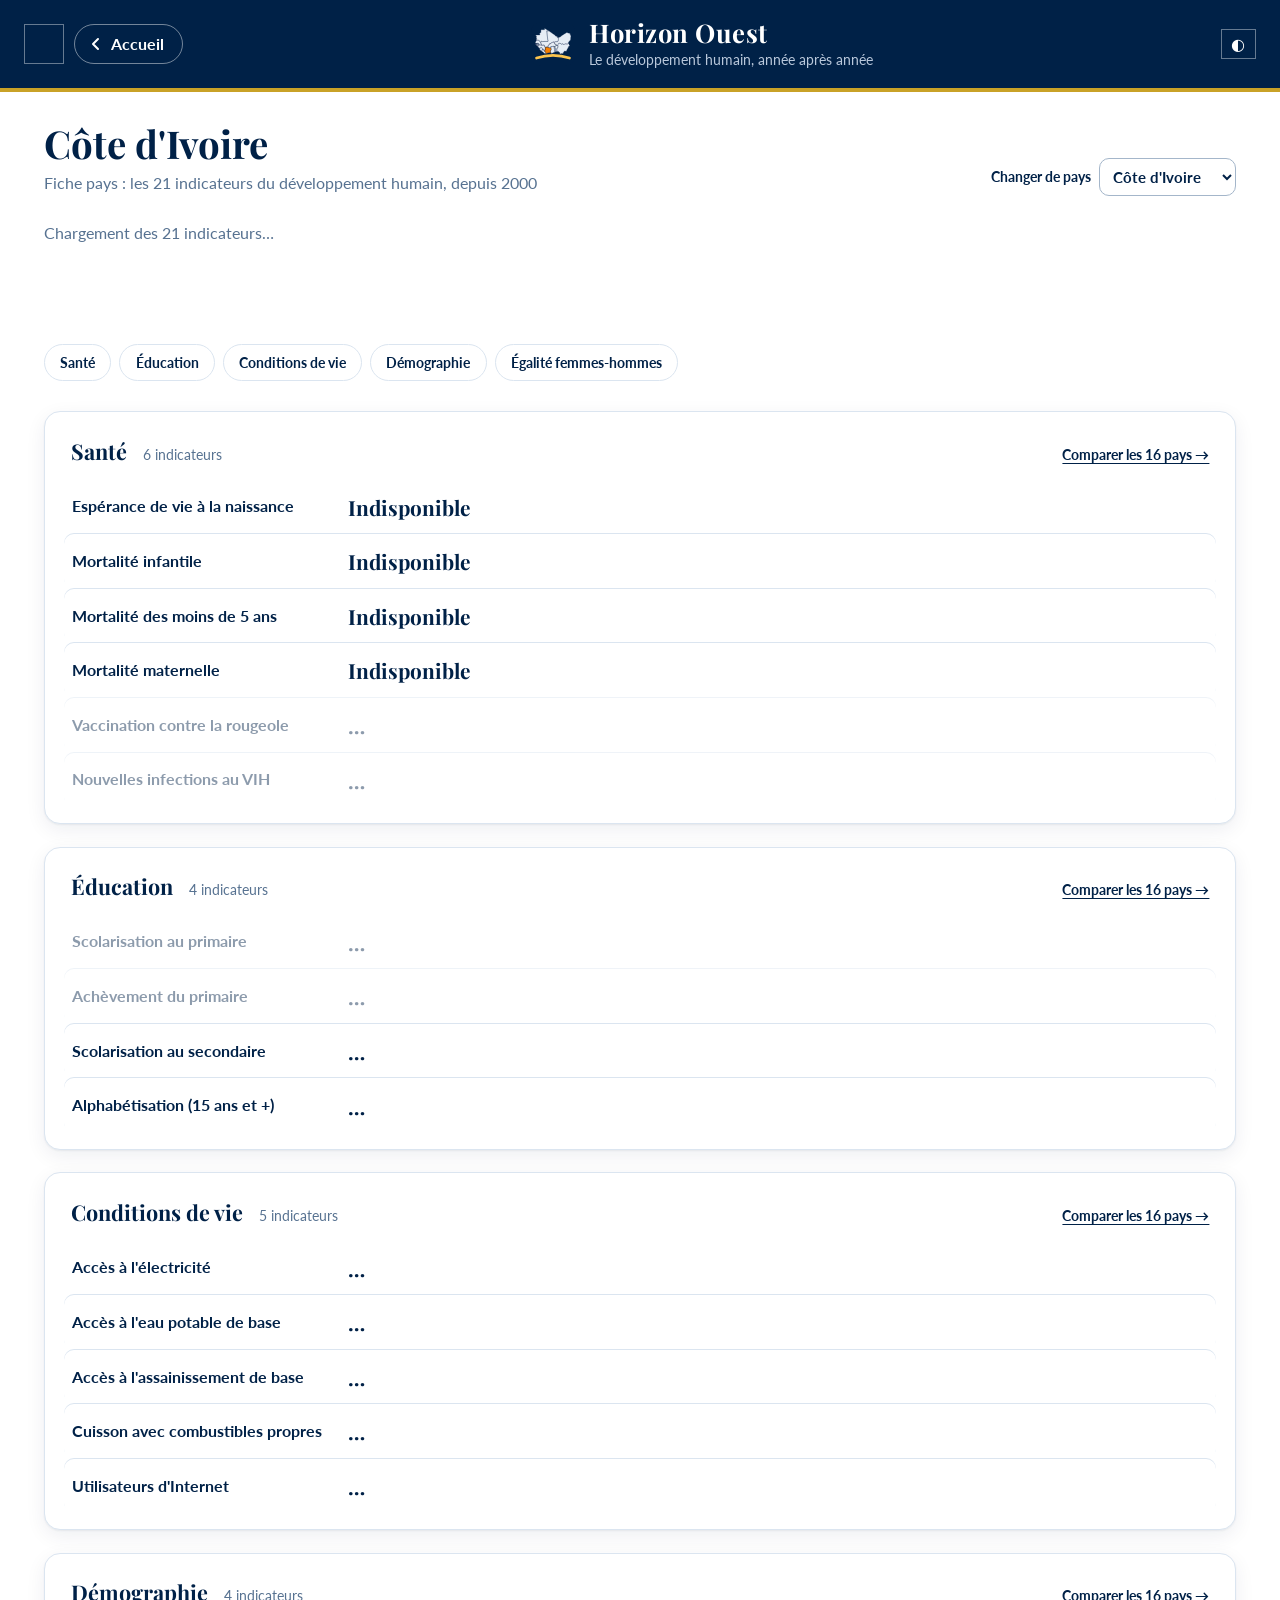
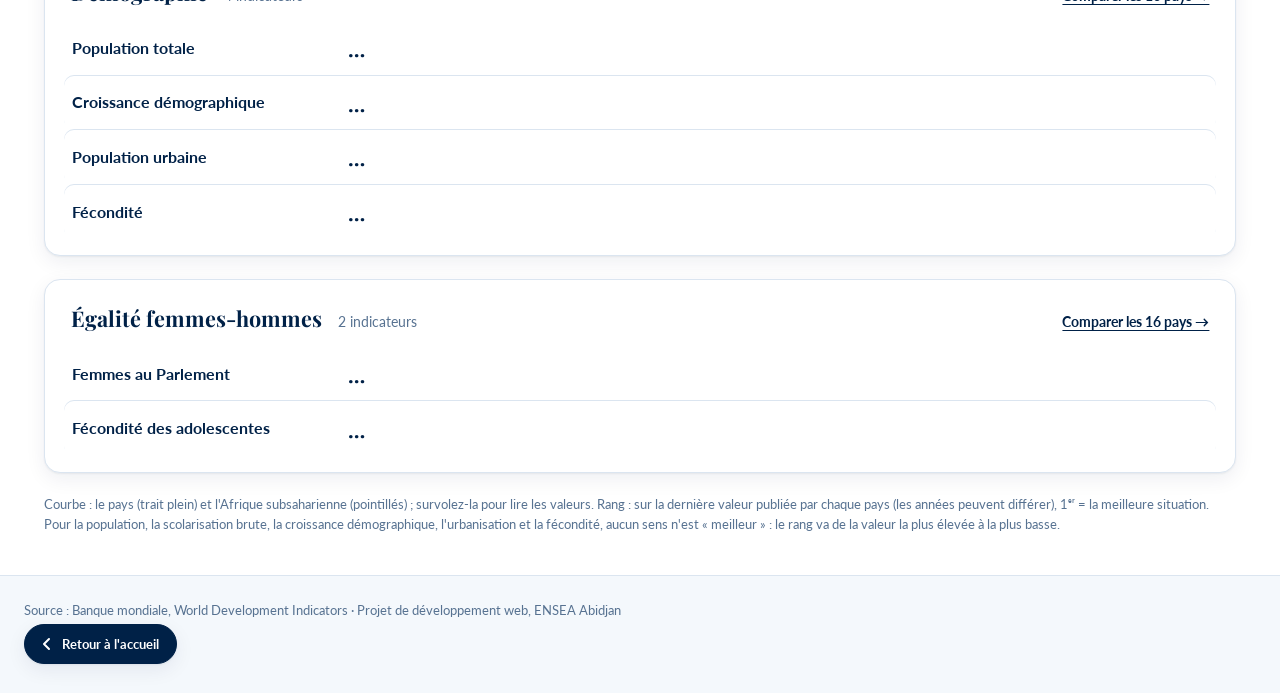
<file: pays.html>
<!DOCTYPE html>
<html lang="fr">
<head>
	<meta charset="UTF-8">
	<meta name="viewport" content="width=device-width, initial-scale=1.0">
	<title>Fiche pays | Horizon Ouest</title>
	<meta name="description" content="Les 21 indicateurs de développement humain d'un pays d'Afrique de l'Ouest : dernière valeur, tendance depuis 2000, rang parmi les 16 pays et objectifs 2030.">
	<link rel="preconnect" href="https://fonts.googleapis.com">
	<link rel="preconnect" href="https://fonts.gstatic.com" crossorigin>
	<link rel="stylesheet" href="https://fonts.googleapis.com/css2?family=Lato:ital,wght@0,400;0,700;1,400&family=Playfair+Display:wght@700&display=swap">
	<link rel="icon" href="images/logo.svg" type="image/svg+xml">
	<link rel="stylesheet" href="css/style.css">
</head>
<body>

<header class="bandeau">
	<a class="bandeau__titre" href="index.html">
		<img class="bandeau__logo" src="images/logo.svg" alt="" width="44" height="44">
		<h1>Horizon Ouest</h1>
		<p class="bandeau__sous-titre">Le développement humain, année après année</p>
	</a>
	<nav class="bandeau__nav" aria-label="Réglages">
		<button type="button" id="bascule-theme" class="bouton-icone" aria-label="Basculer le thème clair ou sombre">
			<span aria-hidden="true">◐</span>
		</button>
	</nav>
</header>

<main class="page page--pays">
	<div class="pays-entete">
		<div>
			<h2 class="page__titre"><span id="pays-nom">…</span></h2>
			<p class="pays-entete__sous-titre">Fiche pays : les 21 indicateurs du développement humain, depuis 2000</p>
		</div>
		<label class="page__choix">Changer de pays <select id="pays-choix"></select></label>
	</div>

	<div id="pays-bilan" class="bilan" aria-live="polite"></div>
	<p id="pays-erreur" class="bandeau-info" hidden></p>

	<nav id="pays-raccourcis" class="raccourcis" aria-label="Aller au thème"></nav>
	<div id="pays-themes"></div>

	<p class="aide pays-note">Courbe : le pays (trait plein) et l'Afrique subsaharienne (pointillés) ; survolez-la pour lire les valeurs. Rang : sur la dernière valeur publiée par chaque pays (les années peuvent différer), 1ᵉʳ = la meilleure situation. Pour la population, la scolarisation brute, la croissance démographique, l'urbanisation et la fécondité, aucun sens n'est « meilleur » : le rang va de la valeur la plus élevée à la plus basse.</p>
</main>

<footer class="pied">
	<p>Source : Banque mondiale, World Development Indicators · Projet de développement web, ENSEA Abidjan</p>
	<p><a href="index.html" class="bouton-accueil"><svg class="fleche" aria-hidden="true" viewBox="0 0 16 16" width="16" height="16"><path d="M10 3 5 8l5 5" fill="none" stroke="currentColor" stroke-width="2" stroke-linecap="round" stroke-linejoin="round"/></svg>Retour à l'accueil</a></p>
</footer>

<script src="js/config.js"></script>
<script src="js/fiches.js"></script>
<script src="js/api.js"></script>
<script src="js/donnees.js"></script>
<script src="js/commun.js"></script>
<script src="js/menu.js"></script>
<script src="js/pays.js"></script>

</body>
</html>
</file>
<file: css/style.css>
/* style.css : mise en page et theme du tableau de bord.
   Inspiration : publications statistiques (Our World in Data) : fond blanc,
   texte bleu nuit, titres en serif, angles droits, aucune ombre.
   Les couleurs passent par des variables : le mode sombre ne fait que les redefinir. */

:root {
	--fond:            #ffffff;
	--fond-carte:      #ffffff;
	--fond-panneau:    #f4f8fc;
	--surface:         #e7f2ff;
	--texte:           #002147;
	--texte-faible:    #577291;
	--bordure:         #dbe5f0;
	--bordure-forte:   #a4b6ca;
	--accent:          #b40000;   /* liens survoles, focus, erreurs fortes : avec parcimonie */
	--principal:       #002147;   /* bouton principal, onglet actif */
	--principal-texte: #ffffff;
	--vert:            #1a7a4c;
	--rouge:           #b40000;
	--orange:          #a85a00;   /* statut ODD « en chemin » (texte : contraste AA sur blanc) */
	--vert-fond:       #e3f4ea;
	--orange-fond:     #fdf0dc;
	--rouge-fond:      #fbe5e5;
	--orange-ci:       #f77f00;   /* couleur de la Cote d'Ivoire dans les donnees (graphiques, carte) */
	--dore:            #c9a227;   /* petites touches decoratives : traits, bordures, curseur */
	--dore-texte:      #8a6d0b;   /* dore assez fonce pour un texte sur fond blanc */
	--vert-ci:         #009e60;
	--nuit:            #002147;   /* en-tete et bandeau d'accueil, dans les deux themes */
	--carte-min:       #e3ecf6;   /* carte choroplethe : valeur la plus faible */
	--carte-max:       #0b3a6e;   /* carte choroplethe : valeur la plus forte */
	--carte-voisins:   #e9edf1;
	--carte-ocean:     #f3f7fb;
	--jaune:           #fcc44e;   /* titre du bandeau d'accueil */
	--rayon:           16px;      /* cartes et blocs */
	--rayon-petit:     10px;      /* lignes, champs, pastilles carrees */
	--ombre:           0 1px 2px rgba(0, 33, 71, .06), 0 6px 20px rgba(0, 33, 71, .07);
	--ombre-forte:     0 2px 4px rgba(0, 33, 71, .08), 0 14px 34px rgba(0, 33, 71, .13);
	--sortie:          cubic-bezier(.16, 1, .3, 1);
	--serif: "Playfair Display", Georgia, "Times New Roman", serif;
	--sans:  "Lato", "Segoe UI", system-ui, -apple-system, sans-serif;
}

[data-theme="sombre"] {
	--fond:            #0b1a2e;
	--fond-carte:      #0f2138;
	--fond-panneau:    #0f2138;
	--surface:         #16304f;
	--texte:           #e6edf5;
	--texte-faible:    #9fb3c8;
	--bordure:         #24405f;
	--bordure-forte:   #3d5c80;
	--accent:          #ff8a7a;
	--principal:       #e6edf5;
	--principal-texte: #0b1a2e;
	--vert:            #5fcf98;
	--rouge:           #ff8a7a;
	--orange:          #f6b24f;
	--dore:            #e0b84a;
	--dore-texte:      #e8c766;
	--vert-fond:       #123b2c;
	--orange-fond:     #3d2c10;
	--rouge-fond:      #3f1d22;
	--nuit:            #061426;
	--carte-min:       #1f3a5c;
	--carte-max:       #9fd0ff;
	--carte-voisins:   #1a2d45;
	--carte-ocean:     #0b1a2e;
	--ombre:           0 1px 2px rgba(0, 0, 0, .3), 0 6px 20px rgba(0, 0, 0, .25);
	--ombre-forte:     0 2px 4px rgba(0, 0, 0, .35), 0 14px 34px rgba(0, 0, 0, .4);
}

* { box-sizing: border-box; }

html { scroll-behavior: smooth; }
@media (prefers-reduced-motion: reduce) { html { scroll-behavior: auto; } }

body {
	margin: 0;
	font-family: var(--sans);
	font-size: 16px;
	background: var(--fond);
	color: var(--texte);
	line-height: 1.55;
}

a { color: inherit; }
a:hover { color: var(--accent); }

/* ---------- Bandeau ---------- */
.bandeau {
	display: flex;
	align-items: center;
	justify-content: space-between;
	gap: 1.5rem;
	padding: 1.1rem 1.5rem;
	background: var(--nuit);
	color: #ffffff;
	border-bottom: 4px solid var(--dore);
}
/* Drapeau a gauche, titre et sous-titre empiles a droite. */
.bandeau__titre {
	display: grid; grid-template-columns: auto 1fr;
	column-gap: .9rem; align-items: center; min-width: 0;
}

.bandeau__titre { color: inherit; text-decoration: none; }
.bandeau__titre:hover { color: inherit; }
.bandeau__logo { grid-row: span 2; display: block; width: 44px; height: 44px; border-radius: 22%; } /* coins du logo (rx 112/512) */
.bandeau h1 {
	margin: 0;
	font-family: var(--serif);
	font-weight: 700;
	font-size: 1.6rem;
	line-height: 1.1;
	letter-spacing: .02em;
}
.bandeau__sous-titre { margin: .2rem 0 0; font-size: .88rem; color: #b9c8db; }

.bandeau__nav { display: flex; align-items: center; gap: 1.2rem; flex: 0 0 auto; }

.bouton-icone {
	background: transparent;
	border: 1px solid rgba(255, 255, 255, .4);
	color: #ffffff;
	padding: .3rem .6rem;
	font-size: 1rem;
	cursor: pointer;
}
.bouton-icone:hover { border-color: #ffffff; }
.bandeau :focus-visible { outline-color: var(--jaune); }

/* ---------- Bandeau d'accueil : carte du monde en filigrane ---------- */
.accueil {
	position: relative;
	overflow: hidden;
	background: var(--nuit);
	color: #ffffff;
	text-align: center;
	/* Section haute : la carte du monde en filigrane a de la place pour se montrer. */
	min-height: 440px; display: flex; align-items: center; justify-content: center;
	padding: 4.5rem 1.5rem 4rem;
}
.accueil__carte {
	position: absolute; inset: 0;
	width: 100%; height: 100%;
	object-fit: cover;
	opacity: .3;
	pointer-events: none;
}
.accueil__contenu { position: relative; max-width: 860px; margin: 0 auto; }
.accueil__titre {
	margin: 0 0 .8rem;
	font-family: var(--serif);
	font-weight: 700;
	font-size: clamp(1.7rem, 3.6vw, 2.6rem);
	line-height: 1.15;
	color: var(--jaune);
	text-wrap: balance;
}
.accueil__texte { margin: 0 auto 1.5rem; max-width: 60ch; font-size: 1.05rem; color: #d3deea; }
.accueil__chiffres {
	list-style: none; margin: 0; padding: 0;
	display: flex; flex-wrap: wrap; justify-content: center; gap: .6rem;
}
.accueil__chiffres li {
	padding: .35rem .95rem;
	border: 1px solid rgba(255, 255, 255, .35);
	border-radius: 999px;
	font-size: .9rem;
	color: #ffffff;
	background: rgba(0, 33, 71, .55);
}


:focus-visible { outline: 2px solid var(--accent); outline-offset: 2px; }

/* ---------- Disposition ---------- */
.disposition {
	display: grid;
	grid-template-columns: 300px 1fr;
	gap: 2rem;
	padding: 1.75rem 1.5rem 2.5rem;
	align-items: start;
	max-width: 1360px;
	margin: 0 auto;
}

/* ---------- Panneau de controle ---------- */
.panneau {
	background: var(--fond-panneau);
	border: 1px solid var(--bordure);
	padding: 1.1rem 1.1rem 1.3rem;
	position: sticky;
	top: 1rem;
}

.groupe { border: 0; padding: 0; margin: 0 0 1.25rem; min-width: 0; }
.groupe legend, .legende-section {
	font-family: var(--serif);
	font-weight: 700;
	font-size: 1.02rem;
	color: var(--texte);
	padding: 0;
	margin: 0 0 .45rem;
}

select, input[type="number"] {
	width: 100%;
	padding: .5rem .55rem;
	border: 1px solid var(--bordure-forte);
	border-radius: 0;
	background: var(--fond-carte);
	color: var(--texte);
	font: inherit;
	font-size: .92rem;
}
select:hover, input[type="number"]:hover { border-color: var(--texte-faible); }
input.invalide { border-color: var(--rouge); }

.periode { display: flex; gap: .7rem; }
.periode span { flex: 1; display: flex; align-items: center; gap: .4rem; }
.periode label { font-size: .88rem; color: var(--texte-faible); }

/* 16 pays sur deux colonnes, puis les deux agregats sous un trait. */
.liste-pays { display: grid; grid-template-columns: 1fr 1fr; gap: .3rem .75rem; }
.liste-pays .case { min-width: 0; line-height: 1.3; }
.case--agregat { grid-column: 1 / -1; }
.case:not(.case--agregat) + .case--agregat { margin-top: .35rem; padding-top: .55rem; border-top: 1px solid var(--bordure); }
.case { display: flex; align-items: center; gap: .5rem; font-size: .92rem; cursor: pointer; }
.case input { accent-color: var(--principal); margin: 0; }
.case--agregat { color: var(--texte-faible); }

.bascule { display: flex; border: 1px solid var(--bordure-forte); margin-bottom: .7rem; }
.bascule__option {
	flex: 1; padding: .42rem; border: 0; background: var(--fond-carte);
	color: var(--texte); font: inherit; font-size: .88rem; cursor: pointer;
}
.bascule__option + .bascule__option { border-left: 1px solid var(--bordure-forte); }
.bascule__option.actif { background: var(--principal); color: var(--principal-texte); font-weight: 700; }

.actions { display: flex; gap: .5rem; margin-top: .5rem; }
.bouton {
	flex: 1; padding: .5rem .7rem;
	border: 1px solid var(--bordure-forte); border-radius: 0;
	background: var(--fond-carte); color: var(--texte);
	font: inherit; font-size: .88rem; cursor: pointer;
}
.bouton:hover:not(:disabled) { border-color: var(--texte); }
.bouton:disabled { opacity: .5; cursor: not-allowed; }
.bouton--principal {
	background: var(--principal); border-color: var(--principal);
	color: var(--principal-texte); font-weight: 700;
}
.bouton--principal:hover:not(:disabled) { background: var(--accent); border-color: var(--accent); color: #fff; }

.lien-discret {
	display: block; width: 100%; margin-top: .7rem; padding: 0;
	background: none; border: 0; color: var(--texte-faible);
	font: inherit; font-size: .82rem; text-align: left;
	text-decoration: underline; text-underline-offset: 2px; cursor: pointer;
}
.lien-discret:hover { color: var(--accent); }

.aide { margin: .35rem 0 0; font-size: .8rem; color: var(--texte-faible); }
.erreur-champ { margin: .3rem 0 0; font-size: .8rem; color: var(--rouge); min-height: 1em; }
.etiquette-champ { display: block; margin: .7rem 0 .25rem; font-size: .85rem; color: var(--texte-faible); }

.groupe--separe { margin: 1.3rem 0 0; padding-top: 1.1rem; border-top: 1px solid var(--bordure); }

/* ---------- Resultats ---------- */
.resultats { min-width: 0; }
.titre-serie {
	margin: 0 0 1.1rem;
	font-family: var(--serif);
	font-weight: 700;
	font-size: 1.75rem;
	line-height: 1.2;
	max-width: 40ch;
}

.bloc {
	background: var(--fond-carte);
	border: 1px solid var(--bordure);
	padding: 1.2rem 1.25rem;
	margin: 0 0 1.5rem;
}
.bloc__titre {
	margin: 0 0 .8rem;
	font-family: var(--serif);
	font-weight: 700;
	font-size: 1.15rem;
	color: var(--texte);
}
/* La legende du graphique est le commentaire automatique : une phrase, pas un titre. */
.bloc--graphique .bloc__titre {
	font-family: var(--sans);
	font-weight: 400;
	font-size: .98rem;
	color: var(--texte-faible);
	max-width: 75ch;
}
.zone-graphique { position: relative; height: 360px; }
.origine-calculs { margin: -.75rem 0 1rem; }

/* ---------- Carte choroplethe ---------- */
.choro__sous-titre { margin: -.5rem 0 1rem; color: var(--texte-faible); font-size: .92rem; }
.choro__corps {
	display: grid; grid-template-columns: minmax(0, 1.75fr) minmax(220px, 1fr);
	gap: 1.5rem; align-items: start;
}
.choro__zone { position: relative; }
.choro { display: block; width: 100%; height: auto; background: var(--carte-ocean); }
.choro__voisins { fill: var(--carte-voisins); stroke: var(--fond-carte); stroke-width: .8; }
.choro__encadre { fill: none; stroke: var(--bordure-forte); stroke-width: .8; stroke-dasharray: 3 2; }
.choro__pays { stroke: var(--fond-carte); stroke-width: 1; stroke-linejoin: round; transition: fill .3s; cursor: default; }
.choro__pays.est-survole { stroke: var(--texte); stroke-width: 2; }
.choro__pays--manquant { fill: url(#hachures); }
.choro__hachure { stroke: var(--bordure-forte); stroke-width: 1.6; }
.choro__valeur {
	font: 700 10.5px var(--sans); fill: #002147; text-anchor: middle;
	dominant-baseline: middle; pointer-events: none; font-variant-numeric: tabular-nums;
}
.choro__valeur--clair { fill: #ffffff; }
/* Grande annee en filigrane, comme dans les cartes animees d'Our World in Data. */
.choro__grande-annee {
	position: absolute; left: .6rem; bottom: .2rem; pointer-events: none;
	font: 700 clamp(1.8rem, 6vw, 3.2rem)/1 var(--serif); color: var(--texte); opacity: .18;
}
.choro__infobulle {
	position: absolute; z-index: 2; pointer-events: none;
	display: flex; flex-direction: column; gap: .1rem;
	padding: .45rem .65rem; max-width: 240px;
	background: var(--fond-carte); border: 1px solid var(--bordure-forte);
	font-size: .85rem; line-height: 1.35; white-space: nowrap;
}
.choro__infobulle strong { font-family: var(--serif); }
.choro__infobulle[hidden] { display: none; }
.choro__nom-encadre { font: 9px var(--sans); fill: var(--texte-faible); text-anchor: middle; }

.choro__classement { list-style: none; margin: 0; padding: 0; font-size: .85rem; }
.choro__ligne {
	display: grid; grid-template-columns: 1.4rem minmax(0, 7.5rem) 1fr auto;
	align-items: center; gap: .5rem; padding: .18rem .3rem;
	border-bottom: 1px solid var(--bordure);
}
.choro__ligne.est-survole { background: var(--surface); }
.choro__ligne--civ { font-weight: 700; box-shadow: inset 3px 0 0 var(--orange-ci); }
.choro__rang { color: var(--texte-faible); text-align: right; font-variant-numeric: tabular-nums; }
.choro__nom { overflow: hidden; text-overflow: ellipsis; white-space: nowrap; }
.choro__barre { height: 8px; background: var(--carte-voisins); }
.choro__barre > span { display: block; height: 100%; transition: width .3s; }
.choro__chiffre { text-align: right; font-variant-numeric: tabular-nums; white-space: nowrap; }

.choro__commandes { display: flex; align-items: stretch; gap: .5rem; margin-top: 1rem; }
.choro__fleche { flex: 0 0 auto; padding-inline: .9rem; }
.choro__fleche:disabled { opacity: .35; cursor: default; }
/* Bande des annees : defile horizontalement, l'annee choisie reste au centre. */
.choro__bande {
	position: relative; flex: 1; min-width: 0;
	display: flex; gap: .25rem; overflow-x: auto; scrollbar-width: thin;
	padding: .2rem; border: 1px solid var(--bordure); background: var(--fond-panneau);
}
.choro__an {
	flex: 0 0 auto; padding: .3rem .55rem;
	font: inherit; font-size: .88rem; font-variant-numeric: tabular-nums;
	color: var(--texte); background: transparent; border: 1px solid transparent; cursor: pointer;
}
.choro__an:hover { border-color: var(--bordure-forte); }
.choro__an--partiel { color: var(--texte-faible); }
.choro__an.actif { background: var(--principal); color: var(--principal-texte); font-weight: 700; }
.choro__an:focus-visible, .choro__fleche:focus-visible { outline: 2px solid var(--dore); outline-offset: 1px; }
@media (max-width: 520px) {
	.choro__fleche-texte { display: none; }
}
.choro__legende {
	display: flex; align-items: center; gap: .6rem;
	margin: .7rem 0 .2rem; font-size: .85rem; color: var(--texte-faible);
}
.choro__degrade {
	flex: 1; max-width: 260px; height: 10px;
	background: linear-gradient(to right, var(--carte-min), var(--carte-max));
}
@media (max-width: 900px) {
	.choro__corps { grid-template-columns: 1fr; }
}
@media (prefers-reduced-motion: reduce) {
	.choro__pays, .choro__barre > span { transition: none; }
}

/* ---------- Chiffres cles ---------- */
.hausse { color: var(--vert); }

/* ---------- Statut ODD : pastille feu tricolore (couleur + texte, jamais la couleur seule) ---------- */
.pastille {
	display: inline-flex; align-items: center; gap: .35rem;
	padding: .1rem .55rem; border-radius: 999px;
	font-size: .78rem; font-weight: 700; white-space: nowrap;
}
.pastille::before { content: ""; width: .55rem; height: .55rem; border-radius: 50%; background: currentColor; }
.pastille--atteint { color: var(--vert);   background: var(--vert-fond); }
.pastille--proche  { color: var(--orange); background: var(--orange-fond); }
.pastille--loin    { color: var(--rouge);  background: var(--rouge-fond); }


/* ---------- Comprendre l'indicateur ---------- */
.fiche summary { cursor: pointer; margin: 0; }
.fiche[open] summary { margin-bottom: .8rem; }
.fiche p { margin: 0 0 .6rem; }
.fiche a { color: var(--texte); }
.fiche__citation-titre { font-weight: 700; margin-top: 1rem !important; }
.fiche__citation {
	padding: .7rem .9rem; background: var(--fond-panneau);
	border-left: 3px solid var(--dore); font-size: .9rem;
}

/* ---------- Chiffres cles de l'accueil ---------- */
.mini-courbe { display: block; width: 100%; height: 36px; overflow: visible; }
.baisse { color: var(--rouge); }

/* ---------- Tableau ---------- */
.zone-tableau { overflow-x: auto; max-height: 440px; }
table { border-collapse: collapse; width: 100%; font-size: .9rem; font-variant-numeric: tabular-nums; }
th, td { padding: .45rem .75rem; text-align: right; border-bottom: 1px solid var(--bordure); white-space: nowrap; }
th:first-child, td:first-child { text-align: left; position: sticky; left: 0; background: var(--fond-carte); }
thead th {
	position: sticky; top: 0; z-index: 1;
	background: var(--fond-carte); font-weight: 700; color: var(--texte);
	border-bottom: 2px solid var(--texte);
}
tbody tr:hover td, tbody tr:hover th { background: var(--surface); }
.nd { color: var(--texte-faible); }

/* ---------- Etats ---------- */
.etat {
	border-top: 2px solid var(--texte);
	padding: 2.2rem 0 1rem;
	color: var(--texte-faible);
	max-width: 62ch;
}
.etat__titre {
	font-family: var(--serif); font-weight: 700; font-size: 1.5rem; line-height: 1.25;
	color: var(--texte); margin: 0 0 .6rem;
}
.etat--erreur { border-top-color: var(--rouge); }
.etat--erreur .etat__titre { color: var(--rouge); }
.etat .bouton { flex: 0 0 auto; margin-top: .9rem; }

.rotateur {
	width: 26px; height: 26px; margin: 0 0 .8rem;
	border: 3px solid var(--bordure); border-top-color: var(--texte);
	border-radius: 50%; animation: tourner .8s linear infinite;
}
@keyframes tourner { to { transform: rotate(360deg); } }
@media (prefers-reduced-motion: reduce) { .rotateur { animation-duration: 2.5s; } }

/* ---------- Favoris, import, ruptures ---------- */
.liste-favoris { list-style: none; margin: 0; padding: 0; display: flex; flex-direction: column; gap: .3rem; }
.liste-favoris li { display: flex; align-items: center; gap: .3rem; }
.favori__ouvrir {
	flex: 1; min-width: 0; text-align: left; padding: .35rem .5rem;
	border: 1px solid var(--bordure); background: var(--fond-carte);
	color: var(--texte); font: inherit; font-size: .84rem; cursor: pointer;
	overflow: hidden; text-overflow: ellipsis; white-space: nowrap;
}
.favori__ouvrir:hover { border-color: var(--texte); }
.favori__supprimer {
	flex: 0 0 auto; width: 1.9rem; height: 1.9rem; border: 0;
	background: none; color: var(--texte-faible); font-size: 1.05rem; cursor: pointer;
}
.favori__supprimer:hover { color: var(--rouge); }

.bouton--fichier { display: block; text-align: center; }
input[type="file"]:focus-visible + .bouton--fichier { outline: 2px solid var(--accent); outline-offset: 2px; }

.bandeau-info {
	margin: -.4rem 0 1.2rem; padding: .65rem .9rem; font-size: .9rem;
	background: var(--surface); border-left: 3px solid var(--texte);
}
.lien-discret--en-ligne { display: inline; width: auto; margin: 0 0 0 .3rem; }

.liste-ruptures { margin: 0 0 .6rem; padding-left: 1.2rem; font-size: .93rem; }
.liste-ruptures li { margin: .3rem 0; }
.liste-ruptures li.hausse, .liste-ruptures li.baisse { color: var(--texte); }
.liste-ruptures li.hausse::marker { color: var(--vert); }
.liste-ruptures li.baisse::marker { color: var(--rouge); }
td.rupture { color: var(--rouge); font-weight: 700; box-shadow: inset 0 -2px 0 var(--rouge); }

/* ---------- Notre equipe ---------- */
.projet { max-width: 1100px; margin: 0 auto; padding: 2.5rem 1.5rem 0; }
.equipe__grille {
	display: grid; grid-template-columns: repeat(auto-fit, minmax(300px, 1fr));
	gap: 1.5rem;
}

.membre {
	display: grid; grid-template-columns: 160px 1fr; column-gap: 1.4rem; align-items: center;
	padding: 1.4rem; background: var(--fond-panneau);
	border: 1px solid var(--bordure); border-top: 4px solid var(--dore);
}
.membre:nth-child(2) { border-top-color: var(--vert-ci); }
.membre__cadre, .membre__photo, .membre__initiales { width: 160px; height: 160px; border-radius: 50%; overflow: hidden; }
.membre__photo { object-fit: cover; display: block; }
.membre__initiales {
	display: flex; align-items: center; justify-content: center;
	background: var(--nuit); color: var(--jaune);
	font-family: var(--serif); font-size: 3rem; font-weight: 700;
}
.membre__nom { margin: 0; font-family: var(--serif); font-size: 1.3rem; line-height: 1.25; }
.membre__role { margin: .2rem 0 .6rem; font-size: .9rem; color: var(--texte-faible); }
.membre__description { margin: 0 0 .7rem; font-size: .95rem; }
.membre__mail { font-size: .92rem; color: var(--texte); overflow-wrap: anywhere; text-underline-offset: 2px; }
.membre__mail:hover { color: var(--accent); }

.projet__titre { margin: 0 0 1rem; font-family: var(--serif); font-size: 1.6rem; padding-top: 1.5rem; border-top: 2px solid var(--texte); }

.suggestions__form { display: flex; flex-direction: column; gap: 1rem; max-width: 640px; }
.suggestions__ligne { display: grid; grid-template-columns: 1fr 1fr; gap: 1rem; }
.suggestions__form label { display: flex; flex-direction: column; gap: .3rem; font-size: .92rem; font-weight: 700; }
.suggestions__form input, .suggestions__form textarea {
	font: inherit; font-weight: 400; padding: .55rem .7rem;
	border: 1px solid var(--bordure-forte); background: var(--fond); color: var(--texte);
}
.suggestions__form textarea { resize: vertical; }
.suggestions__form .bouton { align-self: flex-start; }

/* ---------- Pied ---------- */
.pied {
	padding: 1.3rem 1.5rem 1.6rem;
	font-size: .84rem; color: var(--texte-faible);
	border-top: 1px solid var(--bordure);
	background: var(--fond-panneau);
}
.pied p { margin: .2rem auto; max-width: 1360px; }

/* ---------- Accessibilite ---------- */
.visuellement-cache {
	position: absolute; width: 1px; height: 1px;
	padding: 0; margin: -1px; overflow: hidden;
	clip: rect(0 0 0 0); white-space: nowrap; border: 0;
}

/* ---------- Adaptation aux petits ecrans ---------- */
@media (max-width: 900px) {
	.disposition { grid-template-columns: 1fr; padding: 1.25rem 1rem 2rem; gap: 1.5rem; }
	.panneau { position: static; }
}
@media (max-width: 720px) {
	.bandeau { flex-wrap: wrap; padding: 1rem; }
	.bandeau__nav { width: 100%; justify-content: flex-start; }
	.titre-serie { font-size: 1.4rem; }
	.accueil { min-height: 340px; padding: 3rem 1rem 2.6rem; }
}
@media (max-width: 520px) {
	.bandeau h1 { font-size: 1.15rem; }
	.bandeau__logo { width: 34px; height: 34px; }
	.projet { padding-left: 1rem; padding-right: 1rem; }
	.equipe__grille { grid-template-columns: 1fr; }
	.membre { grid-template-columns: 96px 1fr; padding: 1rem; }
	.membre__cadre, .membre__photo, .membre__initiales { width: 96px; height: 96px; }
	.membre__initiales { font-size: 2rem; }
	.suggestions__ligne { grid-template-columns: 1fr; }
	.zone-graphique { height: 270px; }
	.actions { flex-direction: column; }
}
.import-details { margin-top: .5rem; }
.import-details summary { cursor: pointer; font-weight: 700; }
.import-details p { margin: .4rem 0; }

/* ---------- En-tete « hero » de l'accueil (modele du projet du Port) ---------- */
.entete-hero { background: var(--fond); padding: 8px 8px 0; } /* toute petite marge autour de la photo */
.bandeau--hero {
	position: relative; overflow: hidden;
	display: grid; grid-template-columns: 1fr auto; grid-template-rows: auto 1fr;
	align-items: end; gap: 1rem;
	min-height: 470px; padding: 1.4rem 2.5rem 1.6rem;
	border: 1px solid rgba(255, 255, 255, .12); border-radius: 14px;
}
.bandeau--hero .bandeau__nav { grid-column: 2; grid-row: 1; align-self: start; }
.hero__texte { grid-column: 1; grid-row: 2; min-width: 0; }
.hero__commandes { grid-column: 2; grid-row: 2; display: flex; align-items: center; gap: .7rem; }
.bandeau--hero > :not(.carrousel) { position: relative; z-index: 1; }
.carrousel { position: absolute; inset: 0; }
.carrousel__image {
	position: absolute; inset: 0; width: 100%; height: 100%;
	object-fit: cover; object-position: center 40%;
	opacity: 0; transition: opacity .6s ease;
}
.carrousel__image.actif { opacity: 1; }
/* degrade : sombre a gauche (texte lisible), la photo se devoile vers la droite */
.carrousel::after {
	content: ""; position: absolute; inset: 0;
	background:
		linear-gradient(90deg, rgba(0, 33, 71, .72) 0%, rgba(0, 33, 71, .35) 38%, transparent 65%),
		linear-gradient(0deg, rgba(0, 33, 71, .35), transparent 40%);
}
.bandeau--hero h1 { font-size: 2rem; }
.bandeau--hero .bandeau__sous-titre { font-size: .95rem; color: #d3deea; }
.hero__legende { margin: .7rem 0 0; font-size: .8rem; color: #b9c8db; }
.hero__points { display: flex; flex-wrap: wrap; gap: 5px; max-width: 220px; justify-content: flex-end; }
.hero__point {
	width: 8px; height: 8px; padding: 0; border: 0; border-radius: 50%;
	background: rgba(255, 255, 255, .45); cursor: pointer;
}
.hero__point[aria-current="true"] { background: #ffffff; transform: scale(1.35); }
.bandeau--hero :focus-visible { outline-color: var(--jaune); }
@media (prefers-reduced-motion: reduce) { .carrousel__image { transition: none; } }
@media (max-width: 720px) {
	.entete-hero { padding: 6px 6px 0; }
	.bandeau--hero { grid-template-columns: 1fr; grid-template-rows: auto auto auto; min-height: 300px; padding: 1rem; }
	.bandeau--hero .bandeau__nav { grid-column: 1; width: auto; }
	.hero__texte { grid-row: 2; }
	.hero__commandes { grid-column: 1; grid-row: 3; justify-content: flex-end; }
	.bandeau--hero h1 { font-size: 1.6rem; }
}

.credits-photos { margin: .4rem auto; max-width: 1360px; }
.credits-photos summary { cursor: pointer; }
.credits-photos ul { margin: .4rem 0; padding-left: 1.2rem; columns: 2 320px; }
@media (max-width: 720px) {
}

/* ---------- Bouton « trois barres » et tiroir de navigation ---------- */
.bouton-menu {
	display: inline-flex; flex-direction: column; justify-content: center; gap: 4px;
	width: 40px; height: 40px; padding: 0 10px; flex: 0 0 auto;
	background: transparent; border: 1px solid rgba(255, 255, 255, .4); cursor: pointer;
}
.bouton-menu span { display: block; height: 2px; background: #ffffff; }
.bouton-menu:hover { border-color: #ffffff; }
.bouton-menu:hover span { background: var(--jaune); }
.bandeau--hero > .bouton-menu { position: absolute; top: 1.2rem; left: 2.5rem; z-index: 2; }

.tiroir {
	margin: 0; padding: 0; border: 0;
	width: min(340px, 88vw); max-width: none; height: 100%; max-height: none;
	background: var(--fond-carte); color: var(--texte);
	border-right: 4px solid var(--dore);
	overflow-y: auto;
}
.tiroir::backdrop { background: rgba(0, 20, 45, .55); }
.tiroir[open] { animation: tiroir-entree .22s ease-out; }
@keyframes tiroir-entree { from { transform: translateX(-100%); } to { transform: none; } }
.tiroir__entete {
	display: flex; align-items: center; justify-content: space-between;
	padding: 1rem 1.2rem; background: var(--nuit); color: #ffffff;
}
.tiroir__titre { font-family: var(--serif); font-weight: 700; font-size: 1.25rem; }
.tiroir__fermer {
	width: 36px; height: 36px; font-size: 1.5rem; line-height: 1;
	background: transparent; color: #ffffff; border: 1px solid rgba(255, 255, 255, .4); cursor: pointer;
}
.tiroir__fermer:hover { border-color: #ffffff; }
.tiroir__nav { padding: .4rem 0 1.5rem; }
.tiroir__rubrique {
	margin: 1.1rem 1.2rem .3rem; font-size: .75rem; font-weight: 700;
	letter-spacing: .12em; text-transform: uppercase; color: var(--dore-texte);
}
.tiroir__nav a, .tiroir__nav summary {
	display: block; padding: .55rem 1.2rem; color: var(--texte); text-decoration: none;
	border-left: 3px solid transparent; cursor: pointer;
}
.tiroir__nav a:hover, .tiroir__nav summary:hover { background: var(--fond-panneau); color: var(--texte); border-left-color: var(--bordure-forte); }
.tiroir__nav a[aria-current="page"] { font-weight: 700; border-left-color: var(--dore); background: var(--fond-panneau); }
.tiroir__themes summary { font-weight: 700; }
.tiroir__themes details a { padding-left: 2.2rem; font-size: .92rem; color: var(--texte-faible); }
.tiroir__themes details[open] { background: var(--fond-panneau); }
@media (prefers-reduced-motion: reduce) { .tiroir[open] { animation: none; } }

/* ---------- Chiffres cles : choix du pays, attente, courbe animee ---------- */
.mini-courbe { height: 40px; cursor: crosshair; }
.mini-courbe polyline { fill: none; stroke-width: 2; stroke-linejoin: round; vector-effect: non-scaling-stroke; }
.mini-courbe__pays { stroke: var(--dore); }
.mini-courbe { animation: trace .9s ease-out; }
.mini-courbe__ref { stroke: var(--texte-faible); stroke-width: 1.5; stroke-dasharray: 3 3; opacity: .7; }
.mini-courbe__point { stroke: var(--dore); stroke-width: 7; stroke-linecap: round; vector-effect: non-scaling-stroke; }
@keyframes trace { from { clip-path: inset(0 100% 0 0); } to { clip-path: inset(0 0 0 0); } }
@media (prefers-reduced-motion: reduce) {
	.mini-courbe { animation: none; }
}
@media (max-width: 720px) {
	.bandeau--hero > .bouton-menu { top: 1rem; left: 1rem; }
	.bandeau--hero .bandeau__nav { justify-self: end; }
}

/* Tiroir ouvert au survol (non modal) : meme place que le modal, au-dessus de la page. */
.tiroir { position: fixed; inset: 0 auto 0 0; z-index: 1000; }
.tiroir--survol { box-shadow: 6px 0 24px rgba(0, 20, 45, .25); }
/* Bande invisible au bord gauche de la fenetre : y amener la souris ouvre le menu. */
.tiroir-bord { position: fixed; inset: 0 auto 0 0; width: 8px; z-index: 999; }

/* ---------- Pages secondaires (Pays, Themes, Trajectoires) ---------- */
.page { max-width: 1200px; margin: 0 auto; padding: 1.8rem 1.5rem 2.5rem; }
.page__entete { display: flex; flex-wrap: wrap; align-items: baseline; gap: .4rem 1.4rem; }
.page__surtitre {
	flex-basis: 100%; margin: 0; font-size: .78rem; font-weight: 700;
	letter-spacing: .14em; text-transform: uppercase; color: var(--dore-texte);
}
.page__titre { margin: 0; font-family: var(--serif); font-size: clamp(1.7rem, 3.5vw, 2.4rem); line-height: 1.15; }
.page__choix { display: inline-flex; align-items: center; gap: .5rem; font-weight: 700; font-size: .9rem; }
.page__choix select { width: auto; }
.page__intro { max-width: 75ch; margin: .8rem 0 1.4rem; color: var(--texte-faible); }
.lien-fleche { font-size: .9rem; font-weight: 700; color: var(--texte); text-underline-offset: 3px; }
.lien-fleche:hover { color: var(--dore-texte); }

/* Fiche pays */
.page--pays { max-width: 1240px; }
.pays-entete { display: flex; flex-wrap: wrap; align-items: flex-end; justify-content: space-between; gap: 1rem 2rem; margin-bottom: 1.6rem; }
.pays-entete__sous-titre { margin: .35rem 0 0; color: var(--texte-faible); }
.page__choix select { border-radius: var(--rayon-petit); }

.bilan { display: grid; grid-template-columns: repeat(3, minmax(0, 1fr)); gap: .9rem; margin-bottom: 1.6rem; color: var(--texte-faible); }
.bilan--attente { display: block; min-height: 5.4rem; }
.bilan__titre { grid-column: 1 / -1; margin: 0; font-weight: 700; color: var(--texte); }
.bilan__tuile {
	display: flex; align-items: baseline; gap: .7rem; padding: .9rem 1.1rem;
	border-radius: var(--rayon); animation: objectif-entree .5s var(--sortie) both;
}
.bilan__tuile--atteint { background: var(--vert-fond); color: var(--vert); }
.bilan__tuile--proche { background: var(--orange-fond); color: var(--orange); animation-delay: 70ms; }
.bilan__tuile--loin { background: var(--rouge-fond); color: var(--rouge); animation-delay: 140ms; }
.bilan__nombre { font-family: var(--serif); font-size: 2.2rem; font-weight: 700; line-height: 1; }
.bilan__libelle { font-weight: 700; }

/* Raccourcis vers les themes : restent visibles pendant le defilement. */
.raccourcis {
	position: sticky; top: 0; z-index: 5; display: flex; flex-wrap: wrap; gap: .5rem;
	margin: 0 -.5rem 1.2rem; padding: .7rem .5rem; background: var(--fond);
}
.raccourcis a {
	padding: .4rem .95rem; border: 1px solid var(--bordure); border-radius: 999px;
	background: var(--fond-carte); color: var(--texte); font-size: .88rem; font-weight: 700; text-decoration: none;
	transition: border-color .15s, background-color .15s;
}
.raccourcis a:hover { border-color: var(--dore); background: var(--fond-panneau); }

.fiche-theme {
	margin-bottom: 1.4rem; padding: .6rem 1.2rem 1rem; scroll-margin-top: 4.5rem;
	background: var(--fond-carte); border: 1px solid var(--bordure); border-radius: var(--rayon); box-shadow: var(--ombre);
}
.fiche-theme__entete { display: flex; flex-wrap: wrap; align-items: baseline; gap: .3rem 1rem; padding: .8rem .4rem .7rem; }
.fiche-theme__titre { margin: 0; font-family: var(--serif); font-size: 1.35rem; }
.fiche-theme__compte { font-size: .85rem; color: var(--texte-faible); }
.fiche-theme__lien { margin-left: auto; font-size: .88rem; font-weight: 700; color: var(--texte); text-underline-offset: 3px; }
.fiche-theme__lien:hover { color: var(--dore-texte); }

.ligne-pays {
	display: grid; align-items: center; gap: .3rem 1.1rem;
	grid-template-columns: minmax(12rem, 1.3fr) minmax(9rem, 1fr) minmax(8rem, 1fr) 9.5rem 6.5rem 8.5rem;
	padding: .7rem .5rem; border-radius: var(--rayon-petit);
	transition: background-color .15s, opacity .2s;
	animation: objectif-entree .45s var(--sortie) both; animation-delay: calc(var(--i) * 45ms);
}
.ligne-pays + .ligne-pays { box-shadow: 0 -1px 0 var(--bordure); }
.ligne-pays:hover { background: var(--fond-panneau); box-shadow: none; }
.ligne-pays:hover + .ligne-pays { box-shadow: none; }
.ligne-pays--attente { opacity: .45; }
.ligne-pays__nom { font-weight: 700; color: var(--texte); text-decoration: none; }
.ligne-pays__nom:hover { color: var(--dore-texte); text-decoration: underline; text-underline-offset: 3px; }
.ligne-pays__valeur strong { font-family: var(--serif); font-size: 1.3rem; font-variant-numeric: lining-nums tabular-nums; }
.ligne-pays__valeur small { display: block; font-size: .76rem; color: var(--texte-faible); line-height: 1.3; }
.ligne-pays .mini-courbe { height: 38px; }
.ligne-pays__evolution { justify-self: start; padding: .15rem .6rem; border-radius: 999px; font-size: .8rem; font-weight: 700; white-space: nowrap; }
.ligne-pays__evolution:empty { display: none; }
.ligne-pays__evolution--bon { color: var(--vert); background: var(--vert-fond); }
.ligne-pays__evolution--mauvais { color: var(--rouge); background: var(--rouge-fond); }
.ligne-pays__evolution--neutre { color: var(--texte-faible); background: var(--surface); }

/* Rang : texte + petit rail, 1er a gauche */
.rang { display: flex; flex-direction: column; gap: .3rem; font-size: .82rem; color: var(--texte-faible); }
.rang__texte b { font-family: var(--serif); font-size: 1.05rem; color: var(--texte); }
.rang__texte sup { font-size: .65em; }
.rang__rail { position: relative; height: 4px; border-radius: 999px; background: var(--surface); }
.rang__point {
	position: absolute; top: 50%; left: calc(var(--p) * 100%); width: 10px; height: 10px; margin: -5px 0 0 -5px;
	border-radius: 50%; background: var(--texte-faible);
}
.rang--tete .rang__point { background: var(--vert); }
.rang--tete .rang__texte b { color: var(--vert); }
.rang--queue .rang__point { background: var(--rouge); }
.pays-note { margin-top: 1rem; }

/* Themes */
.onglets { display: flex; flex-wrap: wrap; gap: 0; margin-bottom: 1.6rem; border-bottom: 2px solid var(--bordure); }
.onglets a {
	padding: .6rem 1rem; margin-bottom: -2px; color: var(--texte-faible); text-decoration: none; font-weight: 700;
	border-bottom: 3px solid transparent;
}
.onglets a:hover { color: var(--texte); border-bottom-color: var(--bordure-forte); }
.onglets a[aria-current="page"] { color: var(--texte); border-bottom-color: var(--dore); }
.graphiques-theme { display: grid; grid-template-columns: repeat(auto-fit, minmax(440px, 1fr)); gap: 0 1.5rem; }
.graphique-theme { margin: 0 0 1.5rem; }
.graphique-theme figcaption a { color: inherit; text-decoration: none; }
.graphique-theme figcaption a:hover { color: var(--dore-texte); text-decoration: underline; }
.graphique-theme figcaption small { font-family: var(--sans); font-weight: 400; font-size: .8rem; color: var(--texte-faible); }
.graphique-theme__zone { position: relative; height: 240px; }
.graphique-theme__attente { position: absolute; inset: 0; display: grid; place-items: center; margin: 0; color: var(--texte-faible); }
.graphique-theme__phrase { margin: .7rem 0 0; font-size: .9rem; }
.legende-theme { display: flex; flex-wrap: wrap; gap: .3rem 1rem; margin: -.3rem 0 .5rem; font-size: .8rem; color: var(--texte-faible); }
.legende-theme__puce::before { content: ""; display: inline-block; width: 18px; height: 0; margin-right: .35rem; vertical-align: middle; }
.legende-theme__puce--pays::before { border-top: 3px solid var(--puce); }
.legende-theme__puce--region::before { border-top: 2px dashed var(--texte-faible); }
.legende-theme__puce--autres::before { border-top: 1px solid var(--bordure-forte); }

/* Trajectoires */
.trajectoires__commandes { display: flex; flex-wrap: wrap; gap: .8rem 1.5rem; margin-bottom: 1rem; }
.trajectoires__commandes label { display: flex; flex-direction: column; gap: .25rem; font-weight: 700; font-size: .85rem; }
.trajectoires__commandes select { min-width: 15rem; }
.trajectoires { margin: 0; }
.trajectoires__zone { position: relative; height: min(70vh, 580px); }
.trajectoires__zone canvas { position: relative; z-index: 1; }
.trajectoires__annee {
	position: absolute; right: 2.5rem; bottom: 5.5rem; z-index: 0;
	font-family: var(--serif); font-weight: 700; font-size: clamp(3.5rem, 11vw, 8rem);
	color: var(--bordure); line-height: 1; pointer-events: none;
}
.trajectoires__etat { position: absolute; inset: 0; z-index: 2; display: grid; place-items: center; margin: 0; color: var(--texte-faible); pointer-events: none; }
.trajectoires__lecture { display: flex; align-items: center; gap: 1rem; margin: 1rem 0 .6rem; }
.trajectoires__lecture input[type="range"] { flex: 1; accent-color: var(--dore); }
.trajectoires__lecture output { font-family: var(--serif); font-weight: 700; font-size: 1.3rem; min-width: 3.2rem; }
.tiroir__ensemble { font-style: italic; }

@media (max-width: 900px) {
	.ligne-pays { grid-template-columns: 1fr auto; padding: .8rem .4rem; }
	.ligne-pays__courbe { grid-column: 1 / -1; }
	.fiche-theme { padding: .4rem .7rem .7rem; }
	.fiche-theme__lien { margin-left: 0; flex-basis: 100%; }
	.bilan { grid-template-columns: 1fr; }
	.graphiques-theme { grid-template-columns: 1fr; }
}
@media (max-width: 720px) {
	.page { padding: 1.2rem 1rem 2rem; }
	.trajectoires__commandes select { min-width: 0; width: 100%; }
	.trajectoires__commandes label { flex: 1 1 100%; }
	.trajectoires__zone { height: 420px; }
}
.trajectoires__etat[hidden] { display: none; }
.trajectoires__lecture .bouton { flex: 0 0 auto; width: auto; min-width: 8.5rem; }

/* Voile plus leger sur les photos : une ombre douce garde le texte lisible sur les zones claires. */
.hero__texte { text-shadow: 0 1px 2px rgba(0, 0, 0, .7), 0 3px 14px rgba(0, 0, 0, .4); }
.carrousel__image { filter: brightness(1.08) saturate(1.1); }
/* Sur une photo claire (ciel, facade blanche), les boutons gardent un fond sombre translucide. */
.bandeau--hero .bouton-icone, .bandeau--hero > .bouton-menu { background: rgba(0, 33, 71, .5); backdrop-filter: blur(2px); }
.hero__points { padding: 4px 6px; border-radius: 999px; background: rgba(0, 33, 71, .45); }

/* ---------- Fenetre apres import : choix de l'indicateur et de la periode ---------- */
.dialogue {
	width: min(520px, calc(100vw - 2rem)); padding: 1.4rem 1.5rem 1.2rem;
	background: var(--fond-carte); color: var(--texte);
	border: 1px solid var(--bordure); border-top: 4px solid var(--dore);
}
.dialogue::backdrop { background: rgba(0, 20, 45, .55); }
.dialogue__titre { margin: 0 0 .4rem; font-family: var(--serif); font-size: 1.4rem; }
.dialogue__resume { margin: 0 0 1rem; font-size: .9rem; color: var(--texte-faible); overflow-wrap: anywhere; }
.dialogue select { width: 100%; }
.dialogue .groupe { margin-top: 1rem; }
.dialogue .actions { margin-top: 1rem; }

/* ---------- Accueil : marque en haut a gauche, grand titre pose sur la photo ---------- */
.hero__marque { grid-column: 1; grid-row: 1; align-self: start; padding-left: 3.4rem; } /* laisse la place au bouton menu */
.hero__grand-titre {
	margin: .3rem 0 .7rem; max-width: 20ch;
	font-family: var(--serif); font-weight: 700; line-height: 1.12;
	font-size: clamp(1.8rem, 4vw, 3.1rem); color: var(--jaune); text-wrap: balance;
}
.hero__accroche { margin: 0; max-width: 55ch; font-size: 1.05rem; color: #eef3f9; }
.hero__chiffres { justify-content: flex-start; margin: 1.1rem 0 0; }
.hero__chiffres li { background: rgba(0, 33, 71, .6); text-shadow: none; }
.hero__texte .hero__legende { margin-top: 1.1rem; }
.accueil__surtitre {
	margin: 0 0 .5rem; font-size: .8rem; font-weight: 700;
	letter-spacing: .14em; text-transform: uppercase; color: var(--jaune);
}
@media (max-width: 720px) {
	.bandeau--hero { grid-template-columns: 1fr auto; grid-template-rows: auto auto auto; min-height: 520px; }
	.bandeau--hero .bandeau__nav { grid-column: 2; grid-row: 1; justify-self: end; }
	.hero__marque { padding-left: 3rem; }
	.hero__marque .bandeau__sous-titre { display: none; }
	.bandeau--hero .hero__marque h1 { font-size: 1.25rem; }
	.hero__marque .bandeau__logo { width: 34px; height: 34px; }
	.hero__texte { grid-column: 1 / -1; grid-row: 2; }
	.hero__commandes { grid-column: 1 / -1; grid-row: 3; }
}
.hero__marque { text-shadow: 0 1px 2px rgba(0, 0, 0, .75), 0 3px 14px rgba(0, 0, 0, .45); }

/* ---------- Nous contacter ---------- */
.contact__directs { display: flex; flex-wrap: wrap; justify-content: center; gap: .7rem; margin: 1.6rem 0 0; }
.contact__adresse {
	padding: .55rem 1.1rem; border: 1px solid rgba(255, 255, 255, .45); border-radius: 999px;
	background: rgba(0, 33, 71, .55); color: #ffffff; font-weight: 700; text-decoration: none;
	transition: background-color .15s, border-color .15s, color .15s;
}
.contact__adresse:hover { background: var(--jaune); border-color: var(--jaune); color: var(--nuit); }
.contact__adresse:focus-visible { outline: 2px solid var(--jaune); outline-offset: 3px; }
.contact {
	display: grid; grid-template-columns: minmax(0, 1.25fr) minmax(0, 1fr); gap: 3rem;
	max-width: 1100px; margin: 0 auto; padding: 2.5rem 1.5rem 0;
}
.contact .suggestions__form { max-width: none; }
.contact__equipe .equipe__grille { grid-template-columns: 1fr; gap: 1rem; }
.contact__equipe .membre { grid-template-columns: 96px 1fr; padding: 1.1rem; }
.contact__equipe .membre__cadre, .contact__equipe .membre__photo, .contact__equipe .membre__initiales { width: 96px; height: 96px; }
.contact__equipe .membre__initiales { font-size: 2rem; }
.contact__equipe .membre__nom { font-size: 1.1rem; }
.contact__equipe .membre__description { font-size: .9rem; }
.projet__texte { max-width: 70ch; margin: 0; color: var(--texte-faible); }
.projet { padding-bottom: 3rem; }
/* Etat du formulaire apres envoi : la bordure confirme, sans deplacer la page. */
.suggestions__form textarea, .suggestions__form input { transition: border-color .25s; }
.suggestions__form[data-etat="envoye"] textarea { border-color: var(--vert); }
.suggestions__form[data-etat="envoye"] #retour-suggestion { color: var(--vert); font-weight: 700; }
.suggestions__form[data-etat="erreur"] #retour-suggestion { color: var(--rouge); }
@media (max-width: 900px) {
	.contact { grid-template-columns: 1fr; gap: 1rem; padding: 1.5rem 1rem 0; }
}

/* Courbes : aire legere sous la serie du pays */
.mini-courbe__aire { fill: var(--dore); opacity: .14; stroke: none; }

@media (prefers-reduced-motion: reduce) {
	.ligne-pays, .bilan__tuile { animation: none; }
}
@keyframes objectif-entree { from { opacity: 0; transform: translateY(10px); } }

/* ---------- Indicateurs calcules (au-dessus du graphique) : cartes arrondies ---------- */
.cartes {
	display: grid; grid-template-columns: repeat(auto-fit, minmax(170px, 1fr)); gap: .9rem;
	margin: 1rem 0 1.5rem;
}
.carte {
	display: flex; flex-direction: column; gap: .15rem; min-width: 0;
	padding: 1rem 1.1rem; background: var(--fond-carte);
	border: 1px solid var(--bordure); border-radius: var(--rayon); box-shadow: var(--ombre);
	animation: objectif-entree .45s var(--sortie) both;
}
.carte:nth-child(2) { animation-delay: 50ms; }
.carte:nth-child(3) { animation-delay: 100ms; }
.carte:nth-child(4) { animation-delay: 150ms; }
.carte:nth-child(5) { animation-delay: 200ms; }
.carte__etiquette { font-size: .8rem; font-weight: 700; color: var(--texte-faible); }
.carte__valeur {
	align-self: flex-start; margin-top: .25rem;
	font-family: var(--serif); font-size: 1.85rem; font-weight: 700; line-height: 1.1;
	font-variant-numeric: lining-nums tabular-nums;
}
/* Variation et TCAM : la valeur dans une pastille, verte si favorable, rouge sinon */
.carte__valeur--bon, .carte__valeur--mauvais, .carte__valeur--neutre { padding: .1rem .55rem; border-radius: var(--rayon-petit); }
.carte__valeur--bon { color: var(--vert); background: var(--vert-fond); }
.carte__valeur--mauvais { color: var(--rouge); background: var(--rouge-fond); }
.carte__valeur--neutre { background: var(--surface); }
.carte__detail { font-size: .78rem; color: var(--texte-faible); }
.carte__courbe { margin-top: auto; padding-top: .5rem; }
.carte .mini-courbe { height: 34px; }
.carte__rail { margin-top: auto; }
.carte .rang__rail { margin-top: .7rem; }
.rang--tete .carte__valeur { color: var(--vert); }
.rang--queue .carte__valeur { color: var(--rouge); }
.rang--queue .rang__point { background: var(--rouge); }
@media (prefers-reduced-motion: reduce) { .carte { animation: none; } }

/* ---------- Retour a l'accueil (pages secondaires) ---------- */
.bandeau__gauche { display: flex; align-items: center; gap: .6rem; flex: 0 0 auto; }
.bouton-accueil {
	display: inline-flex; align-items: center; gap: .45rem;
	padding: .55rem 1.1rem .55rem .85rem; border-radius: 999px;
	background: var(--nuit); color: #ffffff; font-weight: 700; text-decoration: none;
	border: 1px solid var(--nuit); box-shadow: var(--ombre);
	transition: background-color .15s, color .15s, border-color .15s, transform .2s var(--sortie);
}
.bouton-accueil:hover { background: var(--jaune); border-color: var(--jaune); color: var(--nuit); transform: translateX(-2px); }
.bouton-accueil:focus-visible { outline: 2px solid var(--dore); outline-offset: 3px; }
.bouton-accueil .fleche { flex: 0 0 auto; }
/* Dans le bandeau bleu nuit : contour clair pour se detacher du fond */
.bouton-accueil--bandeau { height: 40px; background: transparent; border-color: rgba(255, 255, 255, .45); box-shadow: none; }
@media (max-width: 520px) {
	.bouton-accueil--bandeau span { position: absolute; width: 1px; height: 1px; overflow: hidden; clip: rect(0 0 0 0); }
	.bouton-accueil--bandeau { padding: 0 .6rem; }
	.bouton-accueil--bandeau::after { content: none; }
}
@media (prefers-reduced-motion: reduce) { .bouton-accueil:hover { transform: none; } }
/* Theme sombre : le bouton du pied de page passe au dore pour ressortir sur le fond nuit */
[data-theme="sombre"] .bouton-accueil:not(.bouton-accueil--bandeau) { background: var(--jaune); border-color: var(--jaune); color: var(--nuit); }
[data-theme="sombre"] .bouton-accueil:not(.bouton-accueil--bandeau):hover { background: #ffffff; border-color: #ffffff; }

/* ---------- Nous contacter : cadres « Votre message » et « Qui vous répond » ---------- */
.contact { position: relative; margin-top: -3rem; padding-top: 0; align-items: start; } /* les cartes chevauchent le bas de l'en-tete */
.contact__message, .contact__equipe {
	padding: 1.6rem 1.7rem 1.7rem; background: var(--fond-carte);
	border: 1px solid var(--bordure); border-radius: var(--rayon); box-shadow: var(--ombre-forte);
}
.contact .projet__titre { margin: 0; padding-top: 0; border-top: 0; font-size: 1.5rem; }
.contact__chapo { margin: .3rem 0 1.3rem; font-size: .9rem; color: var(--texte-faible); }
.contact .suggestions__form { gap: 1.1rem; }
.contact .suggestions__form label { gap: .4rem; font-size: .88rem; }
.contact .suggestions__form input, .contact .suggestions__form textarea {
	padding: .75rem .9rem; border: 1px solid var(--bordure); border-radius: var(--rayon-petit);
	background: var(--fond-panneau); transition: border-color .15s, background-color .15s;
}
.contact .suggestions__form input:hover, .contact .suggestions__form textarea:hover { border-color: var(--bordure-forte); }
.contact .suggestions__form input:focus, .contact .suggestions__form textarea:focus {
	outline: 2px solid var(--dore); outline-offset: 1px; border-color: var(--dore); background: var(--fond-carte);
}
.contact .suggestions__form textarea { min-height: 9rem; }
.suggestions__compteur { margin: -.7rem 0 0; align-self: flex-end; font-size: .78rem; color: var(--texte-faible); font-variant-numeric: tabular-nums; }
.suggestions__compteur--proche { color: var(--rouge); font-weight: 700; }
.contact .suggestions__form .bouton { padding: .75rem 1.5rem; border-radius: 999px; }

/* Qui vous repond : les deux membres dans la meme carte, separes d'un filet */
.contact__equipe .equipe__grille { gap: 0; }
.contact__equipe .membre {
	padding: 1.1rem 0; background: none; border: 0; border-radius: 0; column-gap: 1.2rem; align-items: start;
}
.contact__equipe .membre + .membre { border-top: 1px solid var(--bordure); }
.contact__equipe .membre:first-child { padding-top: .2rem; }
.contact__equipe .membre__cadre { outline: 3px solid var(--dore); outline-offset: 3px; }
.contact__equipe .membre:nth-child(2) .membre__cadre { outline-color: var(--vert-ci); }
.contact__equipe .membre__description { margin-bottom: .8rem; color: var(--texte-faible); }
.membre__mail {
	display: inline-flex; align-items: center; gap: .45rem; padding: .4rem .9rem; border-radius: 999px;
	background: var(--surface); color: var(--texte); font-weight: 700; font-size: .85rem; text-decoration: none;
	transition: background-color .15s, color .15s;
}
.membre__mail:hover { background: var(--jaune); color: var(--nuit); }
.membre__mail:focus-visible { outline: 2px solid var(--dore); outline-offset: 2px; }
@media (max-width: 900px) {
	.contact { margin-top: -1.5rem; padding-top: 0; }
	.contact__message, .contact__equipe { padding: 1.2rem 1.1rem 1.3rem; }
}

/* ---------- Espace administrateur (admin.html) ---------- */
.admin { max-width: 960px; }
.admin__entete { display: flex; flex-wrap: wrap; align-items: flex-end; justify-content: space-between; gap: 1rem; margin-bottom: 1.6rem; }
.admin__sous-titre { margin: .35rem 0 0; color: var(--texte-faible); }
.admin__connexion {
	max-width: 460px; padding: 1.5rem 1.6rem; display: flex; flex-direction: column; gap: .5rem;
	background: var(--fond-carte); border: 1px solid var(--bordure); border-radius: var(--rayon); box-shadow: var(--ombre);
}
.admin__connexion label { font-weight: 700; }
.admin__ligne-mdp { display: flex; gap: .6rem; }
.admin__ligne-mdp input, .admin__recherche {
	flex: 1; min-width: 0; padding: .7rem .85rem; font: inherit; color: var(--texte);
	background: var(--fond-panneau); border: 1px solid var(--bordure); border-radius: var(--rayon-petit);
}
.admin__ligne-mdp input:focus, .admin__recherche:focus { outline: 2px solid var(--dore); outline-offset: 1px; border-color: var(--dore); }
.admin__connexion .bouton, .admin__outils .bouton, .admin__deconnexion { border-radius: 999px; }
.admin__connexion code { font-size: .85em; padding: .05rem .3rem; border-radius: 4px; background: var(--surface); }

.admin__outils { display: flex; flex-wrap: wrap; align-items: center; gap: .7rem 1rem; margin-bottom: 1rem; }
.admin__compte { margin: 0; margin-right: auto; color: var(--texte-faible); }
.admin__compte strong { font-family: var(--serif); font-size: 1.3rem; color: var(--texte); }
.admin__non-lus { font-weight: 700; color: var(--dore-texte); }
.admin__filtre { margin: 0; }
.admin__recherche { flex: 0 1 260px; }

.admin__liste { list-style: none; margin: 0; padding: 0; display: flex; flex-direction: column; gap: .9rem; }
.admin__message {
	position: relative; padding: 1.1rem 1.3rem 1rem; background: var(--fond-carte);
	border: 1px solid var(--bordure); border-radius: var(--rayon); box-shadow: var(--ombre);
	animation: objectif-entree .4s var(--sortie) both; animation-delay: calc(var(--i) * 40ms);
}
.admin__message--nouveau { border-color: var(--dore); }
.admin__message--nouveau::before {
	content: "Nouveau"; position: absolute; top: -.6rem; right: 1rem; padding: .1rem .55rem; border-radius: 999px;
	background: var(--dore); color: var(--nuit); font-size: .72rem; font-weight: 700;
}
.admin__message-entete { display: flex; flex-wrap: wrap; justify-content: space-between; gap: .2rem 1rem; }
.admin__auteur { font-weight: 700; }
.admin__email { font-weight: 400; color: var(--texte-faible); overflow-wrap: anywhere; }
.admin__date { font-size: .82rem; color: var(--texte-faible); }
.admin__texte { margin: .6rem 0 .9rem; white-space: pre-wrap; overflow-wrap: anywhere; line-height: 1.6; }
.admin__actions { display: flex; flex-wrap: wrap; gap: .5rem; }
.admin__actions a, .admin__actions button {
	padding: .4rem .9rem; border-radius: 999px; font: inherit; font-size: .85rem; font-weight: 700;
	border: 1px solid var(--bordure); background: var(--surface); color: var(--texte); text-decoration: none; cursor: pointer;
	transition: background-color .15s, border-color .15s, color .15s;
}
.admin__actions a:hover, .admin__actions .admin__lu:hover { background: var(--jaune); border-color: var(--jaune); color: var(--nuit); }
.admin__actions .admin__supprimer { margin-left: auto; background: transparent; color: var(--rouge); border-color: transparent; }
.admin__actions .admin__supprimer:hover { border-color: var(--rouge); }
.admin__actions .admin__supprimer--confirmer { background: var(--rouge); color: #ffffff; border-color: var(--rouge); }
.admin__vide { padding: 2rem; text-align: center; color: var(--texte-faible); background: var(--fond-panneau); border-radius: var(--rayon); }
.lien-admin { font-size: .8rem; color: var(--texte-faible); }
@media (prefers-reduced-motion: reduce) { .admin__message { animation: none; } }
.admin__connexion[hidden], .admin__messages[hidden], .admin__deconnexion[hidden] { display: none; }
.admin__outils .bouton, .admin__deconnexion { width: auto; flex: 0 0 auto; }
.admin__filtre .bascule__option { white-space: nowrap; }
.admin__champ { display: flex; flex-direction: column; gap: .4rem; margin-bottom: .4rem; }
.admin__champ[hidden] { display: none; }
.admin__champ input {
	padding: .7rem .85rem; font: inherit; color: var(--texte);
	background: var(--fond-panneau); border: 1px solid var(--bordure); border-radius: var(--rayon-petit);
}
.admin__champ input:focus { outline: 2px solid var(--dore); outline-offset: 1px; border-color: var(--dore); }
</file>
